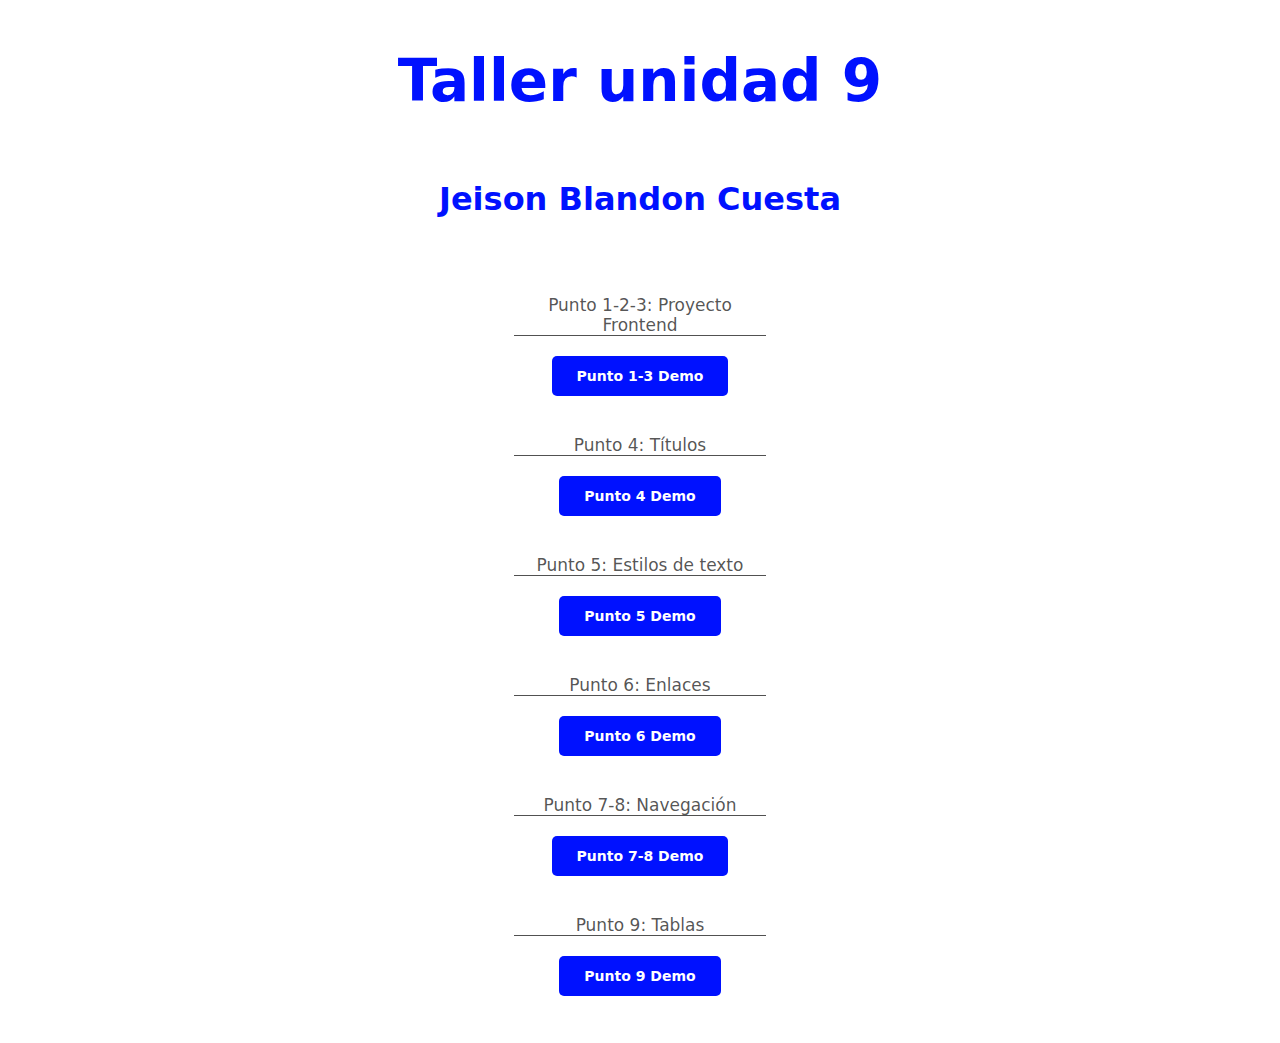
<file: index.html>
<!DOCTYPE html>
<html lang="en">

<head>
  <meta charset="UTF-8">
  <meta http-equiv="X-UA-Compatible" content="IE=edge">
  <meta name="viewport" content="width=device-width, initial-scale=1.0">
  <title>Taller 9 Menú</title>
  <link rel="stylesheet" href="./styles/styles.css">
</head>

<body>
  <div>
    <h1> Taller unidad 9</h1>
    <h2>Jeison Blandon Cuesta</h2>
    <nav>
      <ul>
        <li>
          <p>
            Punto 1-2-3: Proyecto Frontend
          </p>
          <a href="./punto 1-3/index.html">
            Punto 1-3 Demo
          </a>
        </li>
        <li>
          <p>
            Punto 4: Títulos
          </p>
          <a href="./Punto 4-9/punto 4.html">
            Punto 4 Demo
          </a>
        </li>
        <li>
          <p>
            Punto 5: Estilos de texto
          </p>
          <a href="./Punto 4-9/punto 5.html">
            Punto 5 Demo
          </a>
        </li>
        <li>
          <p>
            Punto 6: Enlaces
          </p>
          <a href="./Punto 4-9/punto 6.html">
            Punto 6 Demo
          </a>
        </li>
        <li>
          <p>
            Punto 7-8: Navegación
          </p>
          <a href="./Punto 4-9/punto 7.html">
            Punto 7-8 Demo
          </a>
        </li>
        <li>
          <p>
            Punto 9: Tablas
          </p>
          <a href="./Punto 4-9/punto 9.html">
            Punto 9 Demo
          </a>
        </li>
      </ul>
    </nav>
  </div>
</body>

</html>
</file>
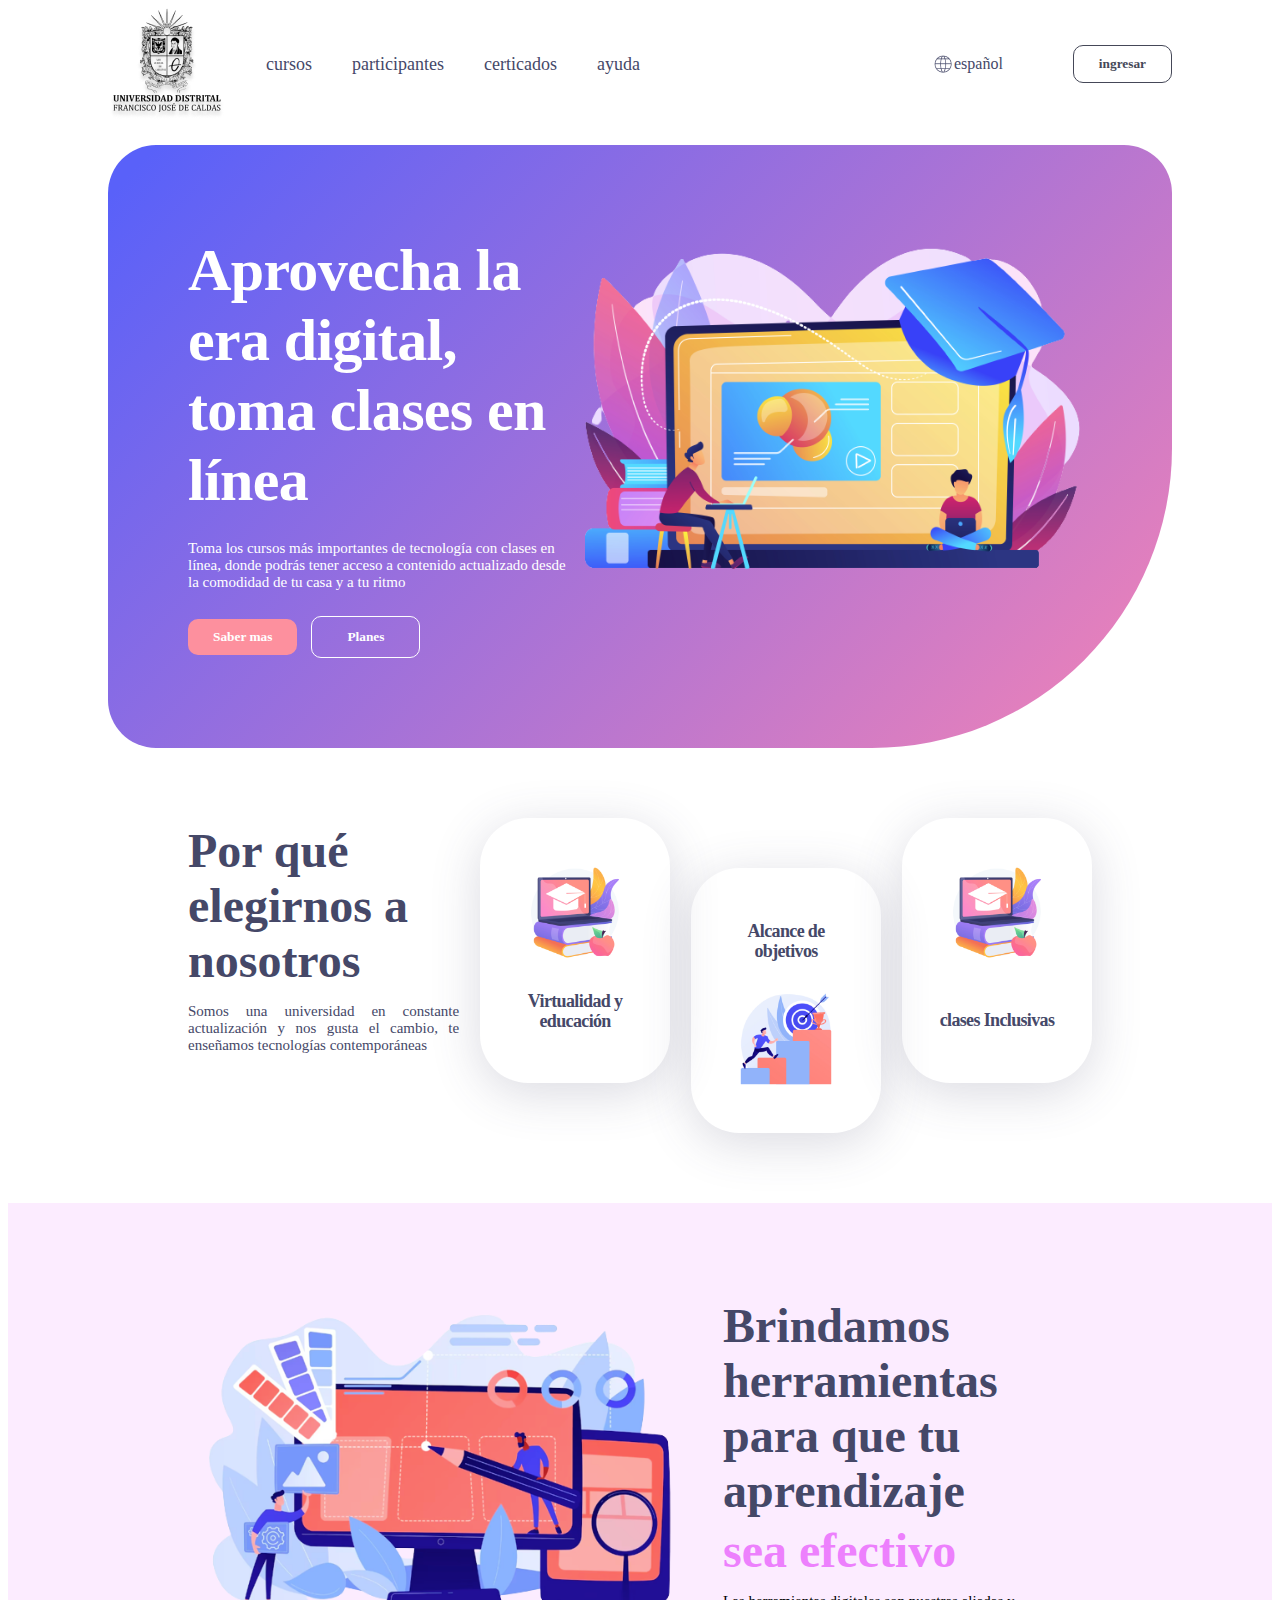
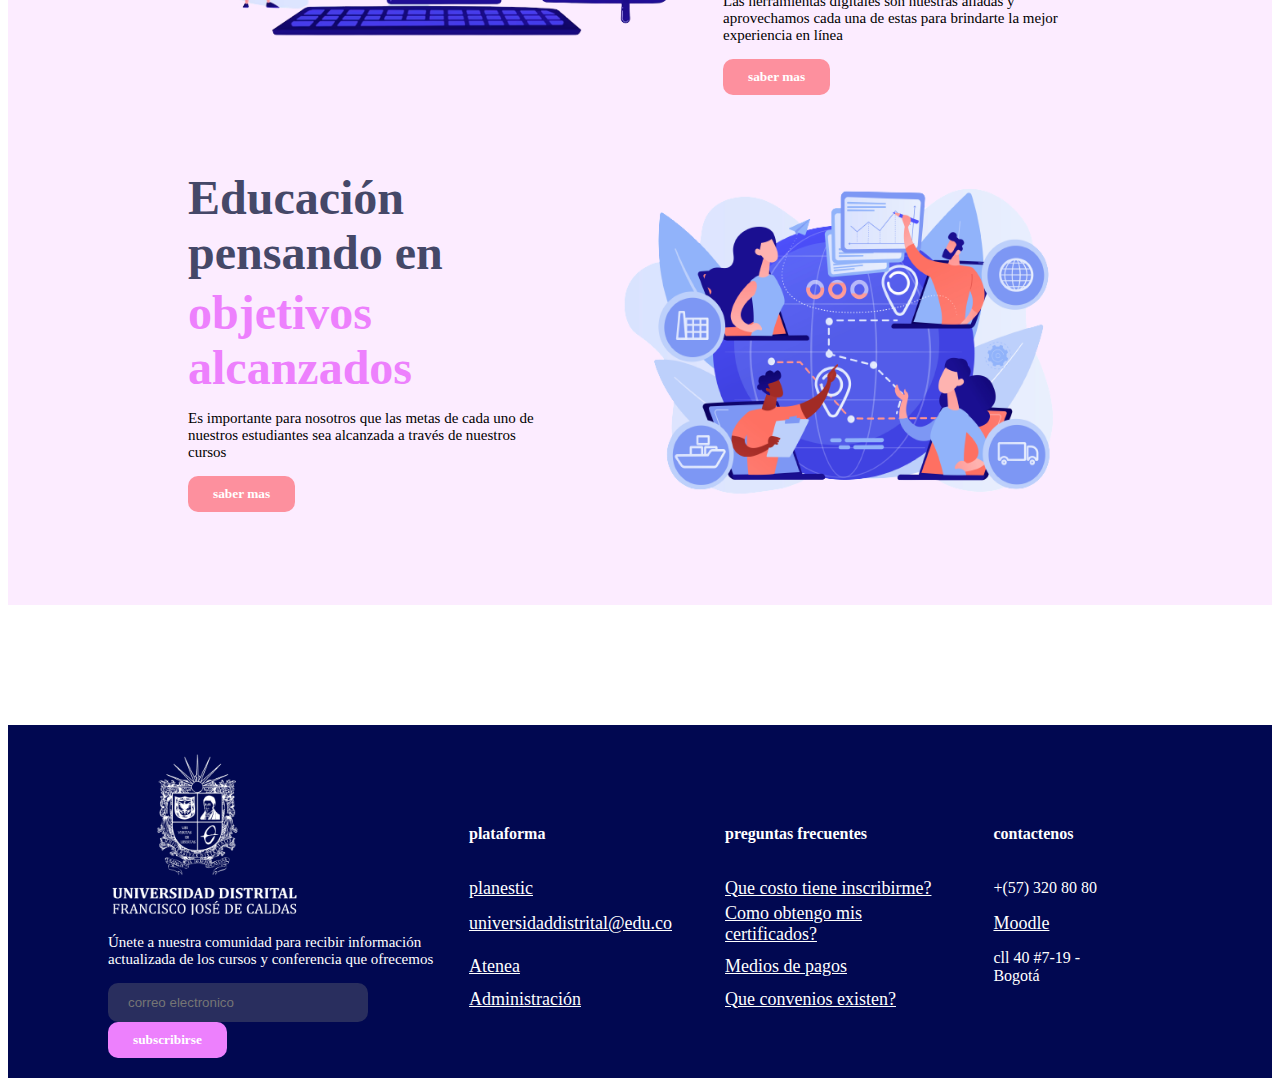
<file: punto 1-3/index.html>
<!DOCTYPE html>
<html lang="en">

<head>
    <meta charset="UTF-8">
    <meta http-equiv="X-UA-Compatible" content="IE=edge">
    <meta name="viewport" content="width=device-width, initial-scale=1.0">
    <link rel="stylesheet" href="https://indestructibletype.com/fonts/Jost.css" type="text/css" charset="utf-8" />
    <link rel="stylesheet" href="./styles/general-styles.css">
    <link rel="stylesheet" href="./styles/header-styles.css">
    <link rel="stylesheet" href="./styles/banner-styles.css">
    <link rel="stylesheet" href="./styles/seccion-1-styles.css">
    <link rel="stylesheet" href="./styles/seccion-2-styles.css">
    <link rel="stylesheet" href="./styles/footer.css">
    <title>UD Atenea cursos</title>
</head>

<body>
    <header>
        <div class="header__navigation">
            <img src="./public/images/header-logo.png" alt="main-logo">
            <nav>
                <ul>
                    <li> <a href="">cursos</a> </li>
                    <li> <a href="">participantes</a> </li>
                    <li> <a href="">certicados</a> </li> 
                    <li> <a href="">ayuda</a></li>
                </ul>
            </nav>

        </div>
        <div class="header__settings">
            <div>
                <img src="./public/images/header-world.png" alt="world">
                <span>español</span>

            </div>
            <button>ingresar</button>
        </div>


    </header>
    <main>
        <section id="banner">
            <div>
                <div>
                    <h1>Aprovecha la era digital, toma clases en línea</h1>
                    <p>Toma los cursos más importantes de tecnología con clases en línea,
                        donde podrás tener acceso a contenido actualizado desde la comodidad de tu casa y a tu ritmo</p>

                </div>
                <div><button class="button--orange">Saber mas</button>
                    <button class="button--white">Planes</button>
                </div>
            </div>
            <img src="./public/images/banner-online.png" alt="banner" width="550px" height="350px">
        </section>
        <section id="section-1">
            <div class="section-1__info">
                <h2>Por qué elegirnos a nosotros
                </h2>
                <p>Somos una universidad en constante
                    actualización y nos gusta el cambio, te enseñamos
                    tecnologías contemporáneas</p>
    
            </div>
            
            <div class="section-1__card">
                <img src="./public/images/section1-education.png" alt="education.png" width="120" height="120">
                <h3>Virtualidad y educación
                </h3>
            </div>
            <div class="section-1__card section-1__card-down">
                <h3>Alcance de objetivos

                </h3>
                <img src="./public/images/section1-goals.png" alt="goals.png" width="120" height="120">
            </div>
            <div class="section-1__card">
                <img src="./public/images/section1-education.png" alt="education.png" width="120" height="120">
                <h3>clases Inclusivas
                </h3>
            </div>
        </section>

        <section id="section-2">
            <div class="section-2__info">
                <img src="./public/images/section2-tools.png" alt="tools" width="500" height="350">
                <div>
                    <h2>Brindamos herramientas para que tu aprendizaje
                    </h2>
                    <h2 class="section-2__sub-pink">sea efectivo</h2>
                    <p>Las herramientas digitales son nuestras
                        aliadas y aprovechamos cada una de estas para
                        brindarte la mejor experiencia en línea
                    </p>
                    <button class="button--orange">saber mas</button>
                </div>
               
            </div>
            <div class="section-2__info">

                <div>
                    <h2>Educación pensando en

                    </h2>
                    <h2 class="section-2__sub-pink">objetivos alcanzados</h2>
                    <p>Es importante para nosotros que
                        las metas de cada uno de nuestros estudiantes
                        sea alcanzada a través de nuestros cursos
                    </p>

                    <button class="button--orange">saber mas</button>

                </div>

                <img src="./public/images/section2-goals.png" alt="goals" width="500" height="350">
            </div>

        </section>
    </main>
    <footer id="footer">
        <div class="footer__info">
            <img src="./public/images/footer-logo.png" alt="footer logo" width="200" height="170">
            <p>Únete a nuestra comunidad para recibir información actualizada
                de los cursos y conferencia que ofrecemos
            </p>

            <form method="post">
                <input type="email" name="user_email" placeholder="correo electronico">
                <button class="button--pink">subscribirse</button>
            </form>

        </div>
        <div>
            <table>
                <tr>
                    <th>plataforma</th>
                    <th>preguntas frecuentes</th>
                    <th>contactenos</th>
                </tr>
                <tr>
                    <td> <a href="">planestic</a> </td>
                    <td> <a href="">Que costo tiene inscribirme?</a>
                    </td>
                    <td>+(57) 320 80 80
                    </td>
                </tr>
                <tr>
                    <td> <a href="">universidaddistrital@edu.co</a></td>
                    <td> <a href="">Como obtengo mis certificados?</a></td>
                    <td> <a href="">Moodle</a></td>

                </tr>
                <tr>

                    <td><a href="">Atenea</a> </td>
                    <td><a href="">Medios de pagos
                        </a> </td>
                    <td>cll 40 #7-19 - Bogotá
                    </td>
                </tr>
                <tr>
                    <td> <a href="">Administración</a></td>
                    <td> <a href="">Que convenios existen?
                        </a></td>
                </tr>
            </table>
        </div>

    </footer>
</body>

</html>
</file>
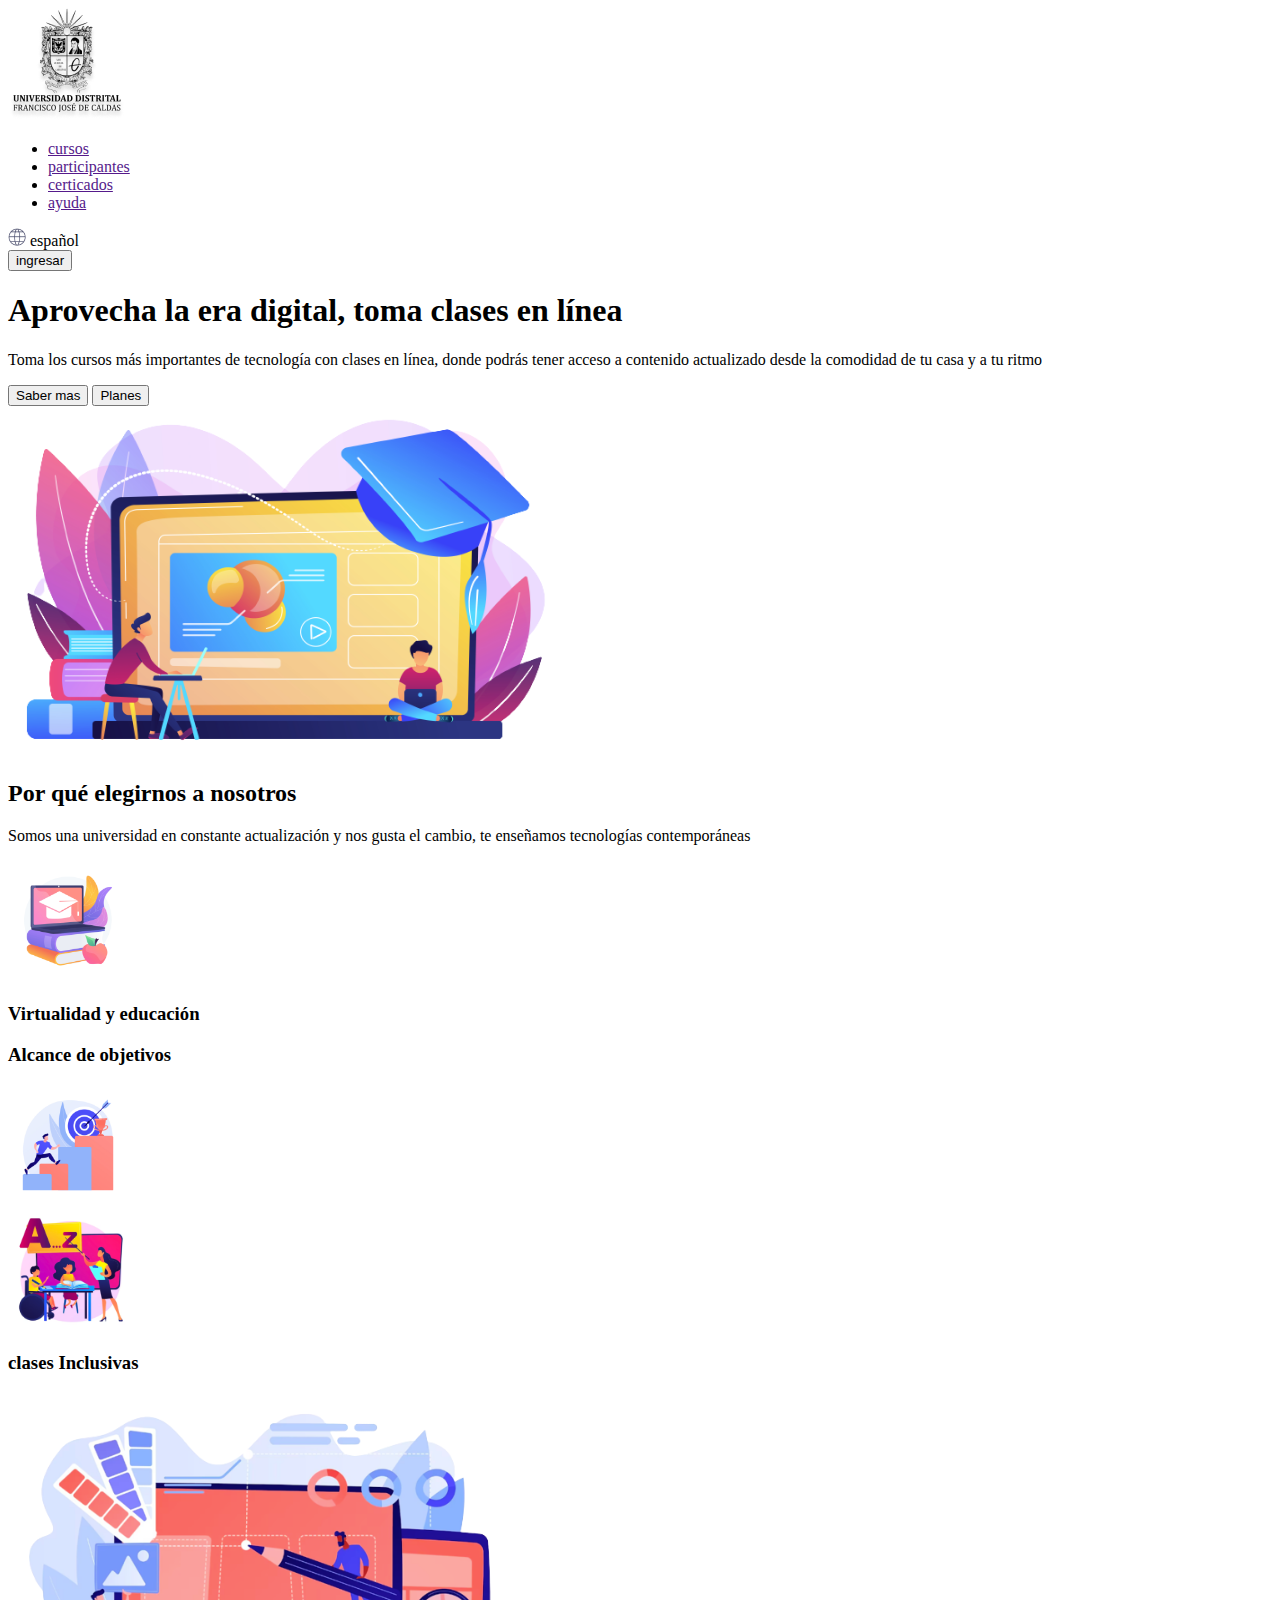
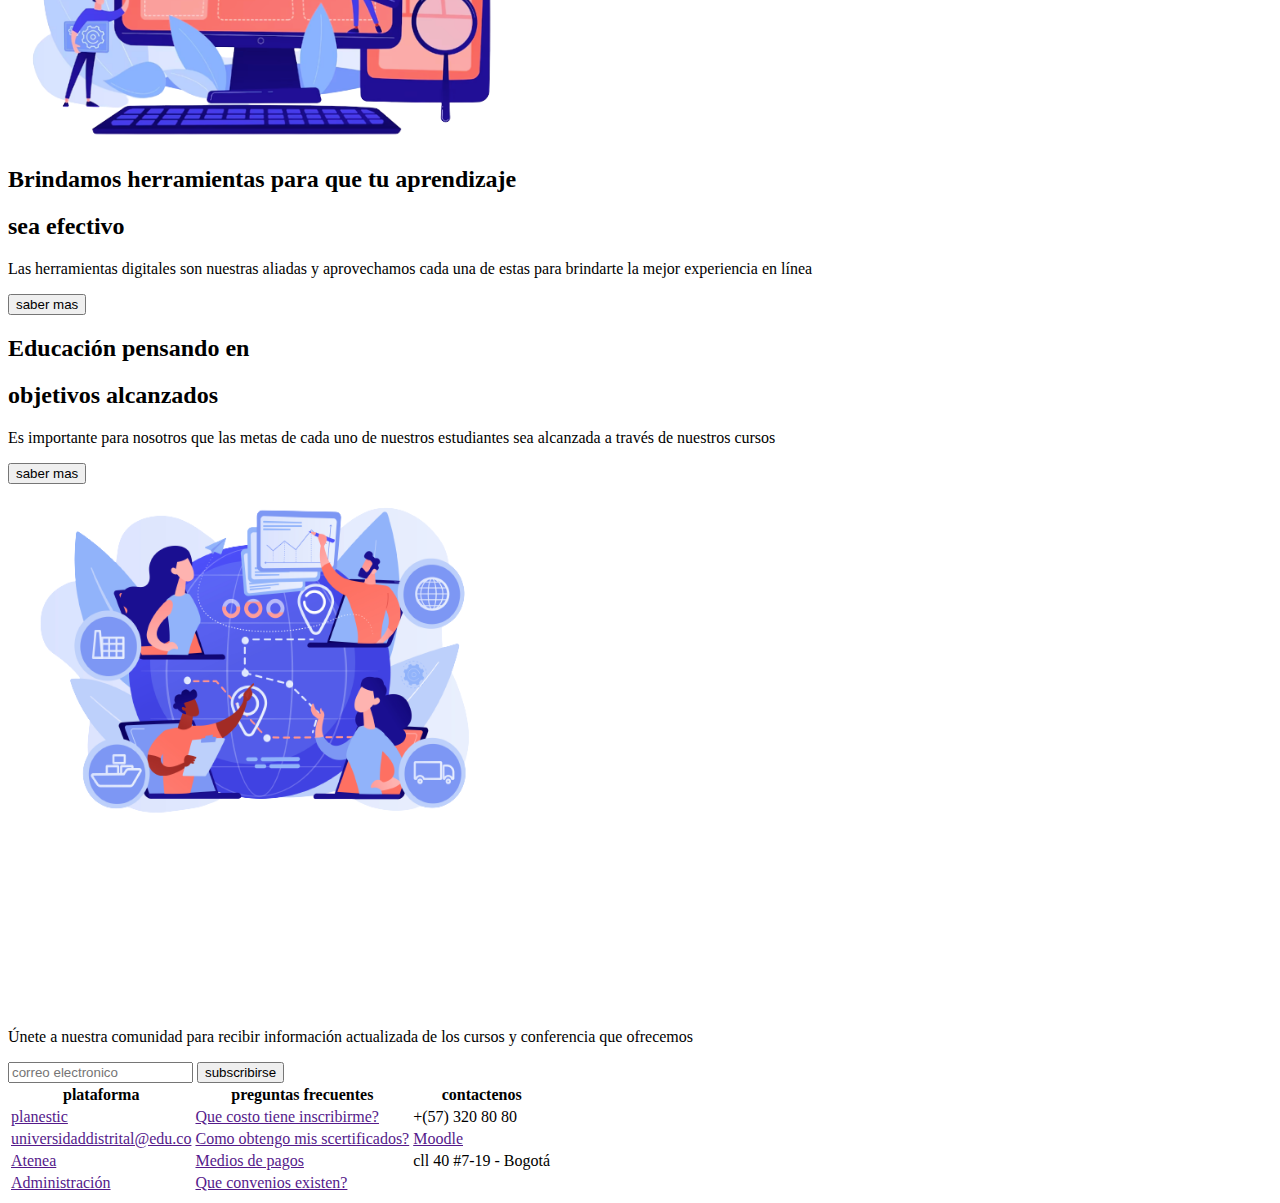
<file: punto 1-3/public/index.html>
<!DOCTYPE html>
<html lang="en">
<head>
    <meta charset="UTF-8">
    <meta http-equiv="X-UA-Compatible" content="IE=edge">
    <meta name="viewport" content="width=device-width, initial-scale=1.0">
    <title>UD Atenea cursos</title>
</head>
<body>
    <header>
        <div class="heater__navigation">
            <img src="./images/header-logo.png" alt="main-logo">
            <nav>
                <ul>
                    <li> <a href="">cursos</a> </li>
                    <li> <a href="">participantes</a> </li>
                    <li> <a href="">certicados</a> </li>
                    <li>  <a href="">ayuda</a></li>
                </ul>
            </nav>

        </div>
        <div class="heater__settings">
            <div>
                <img src="./images/header-world.png" alt="world">
                <span>español</span>
                
            </div>
            <button>ingresar</button>
        </div>


    </header>
    <main>
        <section id="banner"></section>
        <div>
            <div><h1>Aprovecha la era digital, toma clases en línea</h1></div>
            <p>Toma los cursos más importantes de tecnología con clases en línea,
                donde podrás tener acceso a contenido actualizado desde la comodidad de tu casa y a tu ritmo</p>
            <div><button class="button--orange">Saber mas</button>
                <button class="button--white">Planes</button>
            </div>
        </div>
        <img src="images/banner-online.png" alt="baner" width="550px" height="350px">

        <section id="section 1"></section>
        <div class="section-1__info"> <h2>Por qué elegirnos a nosotros
        </h2></div>
        <p>Somos una universidad en constante 
            actualización y nos gusta el cambio, te enseñamos
             tecnologías contemporáneas</p>
        <div class="section-1__card">
            <img src="./images/section1-education.png"
             alt="education.png"
             width="120"
             height="120"
             >
             <h3>Virtualidad y educación
            </h3>
        </div>
        <div class="section-2__card">
            <h3>Alcance de objetivos

            </h3>
            <img src="./images/section1-goals.png"
             alt="goals.png"
             width="120"
             height="120"
             >
             </div>
        <div class="section-1__card">
             <img src="./images/section1-teach.png"
            alt="education.png"
            width="120"
            height="120"
            >
            <h3>clases Inclusivas
           </h3>
        </div>
        
        <section id="section 2">
            <div class="section-2__info">
                <img src="./images/section2-tools.png" 
                alt="tools"
                width="500"
                height="350"
                >
                <div>
                    <h2>Brindamos herramientas para que tu aprendizaje 
                    </h2>
                    <h2>sea efectivo</h2>
                    <p>Las herramientas digitales son nuestras
                         aliadas y aprovechamos cada una de estas para
                          brindarte la mejor experiencia en línea</p>
                </div>
                <button class="button--orange">saber mas</button>
            </div>
            <div class="section-2__info">
               
                <div>
                    <h2>Educación pensando en 

                    </h2>
                    <h2>objetivos alcanzados</h2>
                    <p>Es importante para nosotros que 
                        las metas de cada uno de nuestros estudiantes
                         sea alcanzada a través de nuestros cursos</p>

                         <button class="button--orange">saber mas</button>

                </div>

                <img src="./images/section2-goals.png" 
                alt="goals"
                width="500"
                height="350"
                >
            </div>
           
        </section>
    </main>
    <footer id="footer">
        <div class="footer__info">
            <img src="./images/footer-logo.png" 
            alt="footer logo"
            width="200"
            height="170"
            >
            <p>Únete a nuestra comunidad para recibir información actualizada 
                de los cursos y conferencia que ofrecemos</p>

                <form>
                    <input type="email"
                    name="user_email"
                    placeholder="correo electronico"
                    >
                    <button class="button--pink">subscribirse</button>
                </form>

        </div>
        <div>
            <table>
                <tr>
                    <th>plataforma</th>
                    <th>preguntas frecuentes</th>
                    <th>contactenos</th>
                </tr>
                <tr>
                    <td> <a href="">planestic</a> </td>
                    <td> <a href="">Que costo tiene inscribirme?</a> 
                    </td>
                    <td>+(57) 320 80 80
                    </td>
                </tr>
                <tr>
                    <td> <a href="">universidaddistrital@edu.co</a></td>
                    <td> <a href="">Como obtengo mis scertificados?</a></td>
                    <td> <a href="">Moodle</a></td>
                    
                </tr>
                <tr>
                    
                    <td><a href="">Atenea</a> </td>
                    <td><a href="">Medios de pagos
                    </a> </td>
                    <td>cll 40 #7-19 - Bogotá
                    </td>
                </tr>
                <tr>
                    <td> <a href="">Administración</a></td>
                    <td> <a href="">Que convenios existen?
                    </a></td>
                </tr>
            </table>
        </div>

    </footer>
</body>
</html>
</file>
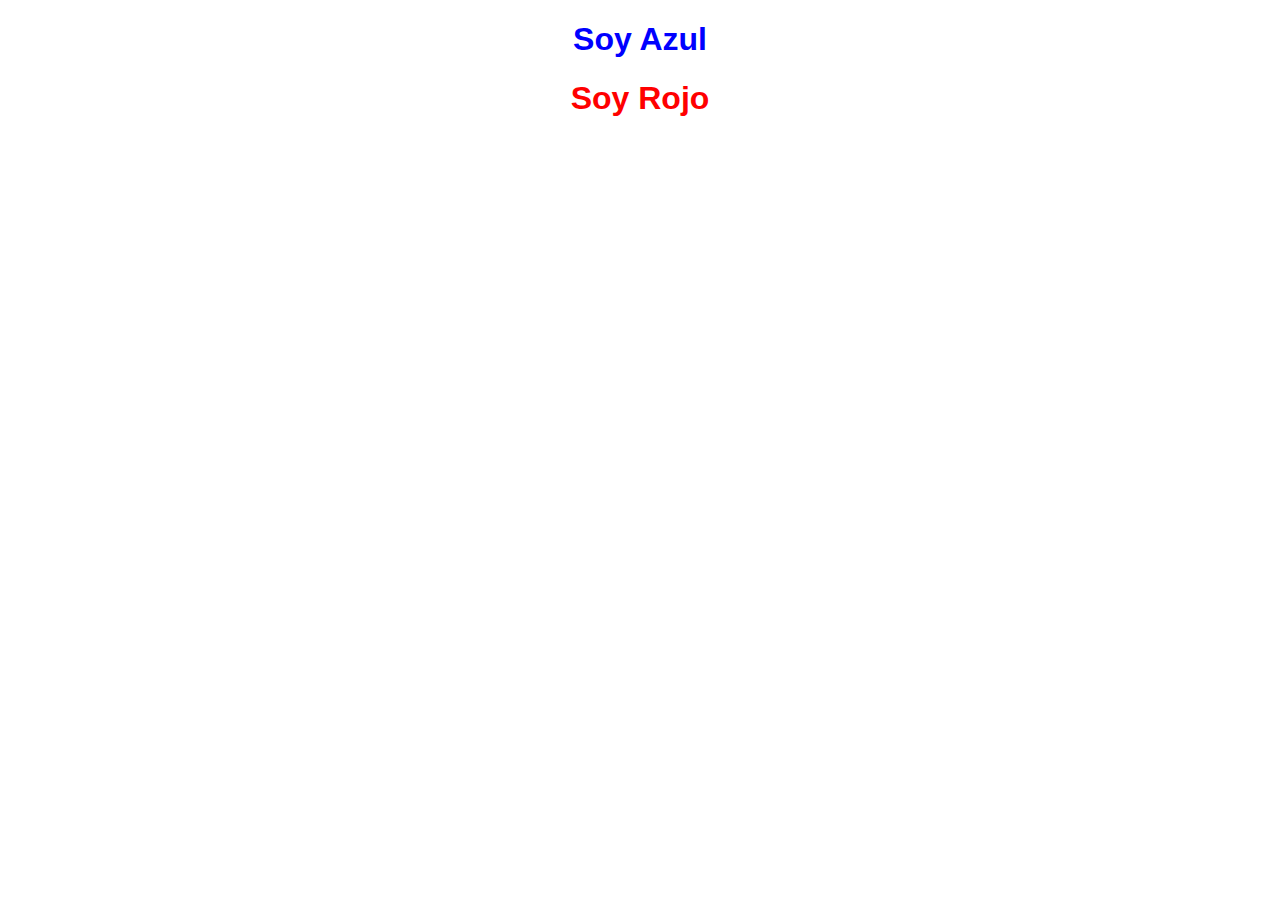
<file: Punto 4-9/punto 4.html>
<!DOCTYPE html>
<html lang="en">

<head>
    <meta charset="UTF-8">
    <meta name="viewport" content="width=device-width, initial-scale=1.0">
    <link rel="stylesheet" href="./styles/punto 4.css">
    <title>Document</title>
</head>

<body>
    <header>
        <div>
           
            <div class="info-h1">

                <h1>Soy Azul</h1>
            </div>
            <div class="info--h1">
                <h1>Soy Rojo</h1>

            </div>
        </div>
    </header>


</body>

</html>
</file>
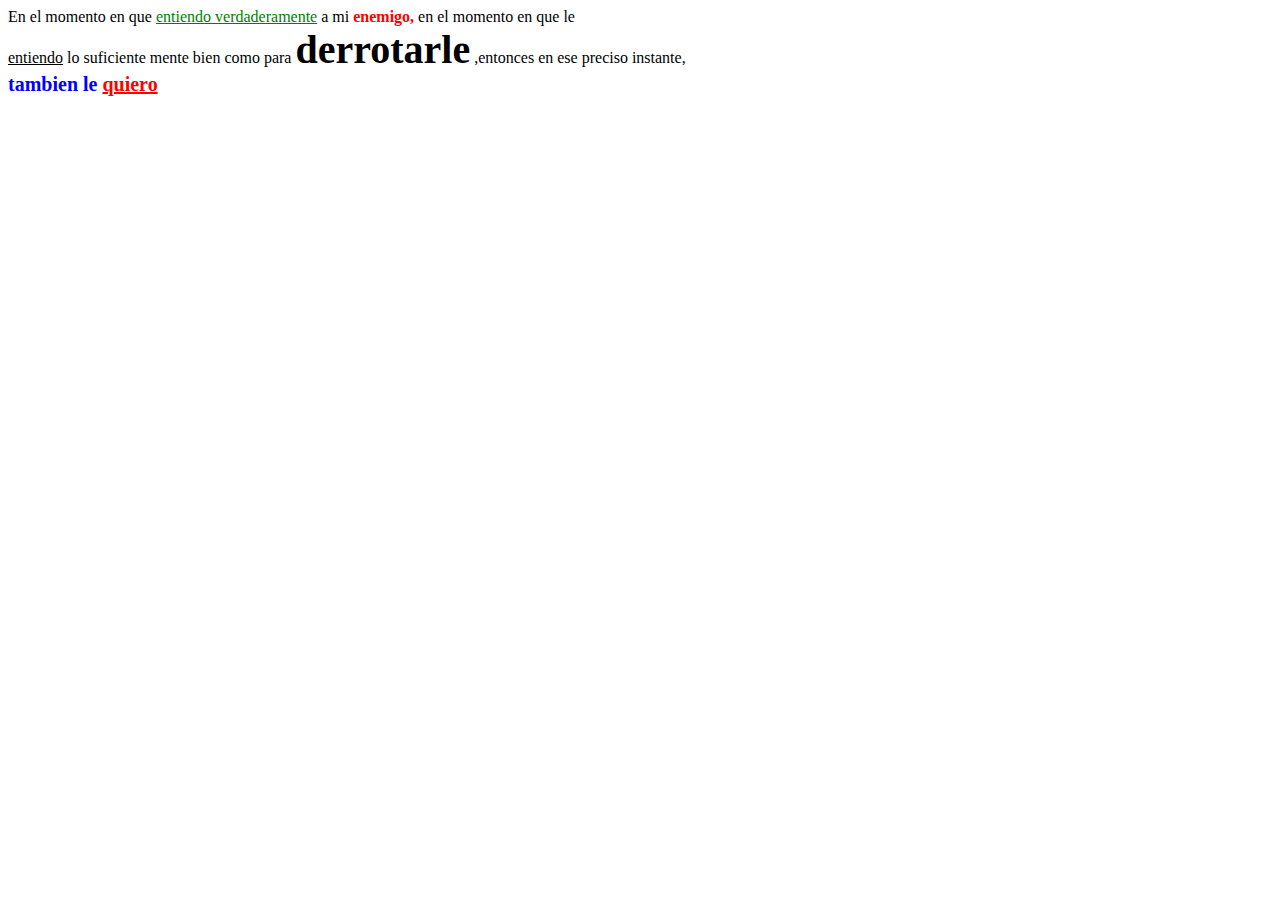
<file: Punto 4-9/punto 5.html>
<!DOCTYPE html>
<html lang="en">

<head>
    <meta charset="UTF-8">
    <meta name="viewport" content="width=device-width, initial-scale=1.0">
    <link rel="stylesheet" href="./styles/punto 5.css">
    <title>Document</title>
</head>

<body>
    <div id="section">
        <span>En el momento en que</span> <u>entiendo verdaderamente</u>
        <span>a mi</span> <strong> enemigo,</strong> <span>en el momento en que le </span>
    </div>
    <div class="info">
        <u>entiendo</u> <span> lo suficiente mente bien como para </span> <strong>derrotarle</strong>
        <span>,entonces en ese preciso instante,</span>
    </div>
    <div class="final">
        <strong>tambien le</strong>
        <strong><u> quiero </u></strong>
    </div>



</body>

</html>
</file>
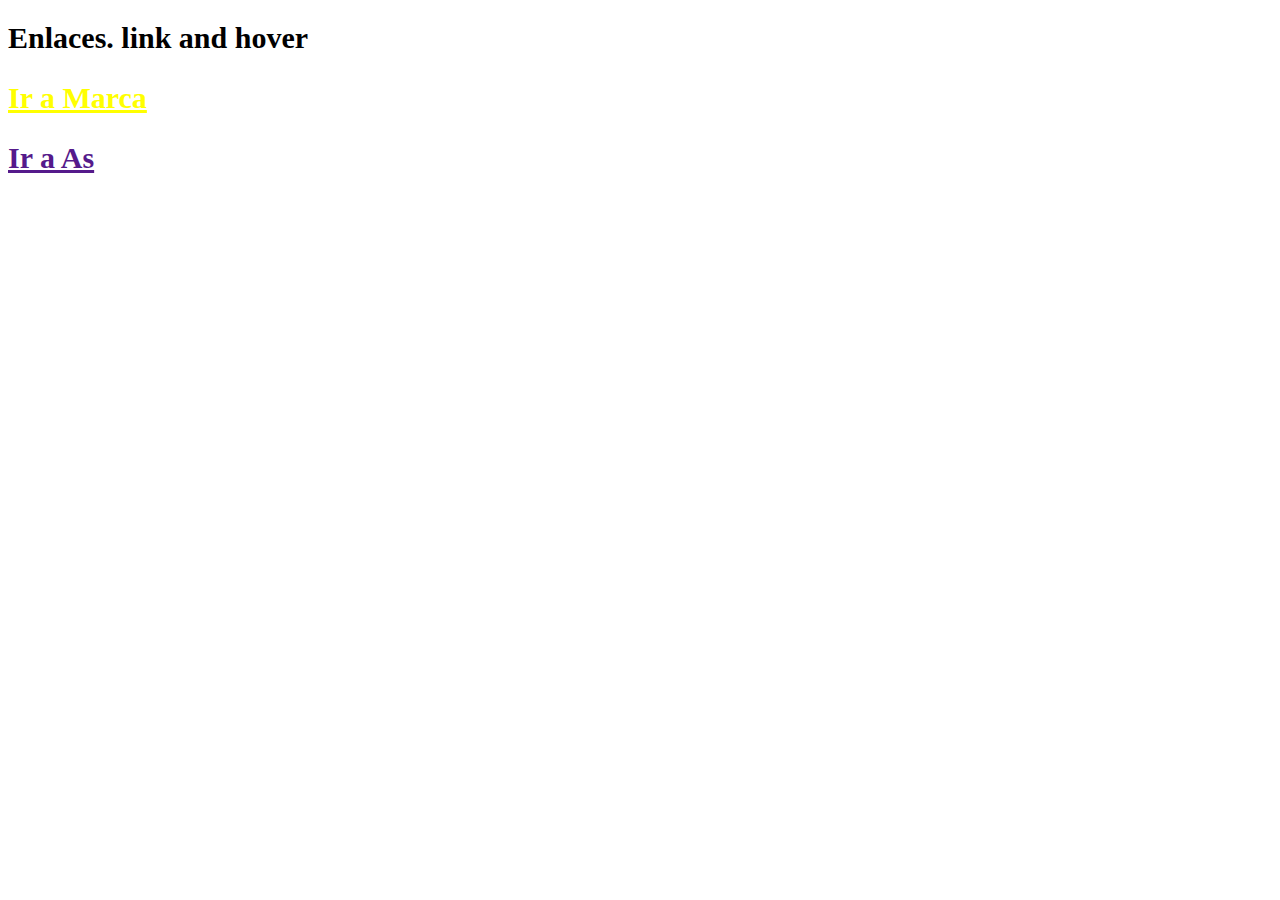
<file: Punto 4-9/punto 6.html>
<!DOCTYPE html>
<html lang="en">

<head>
    <meta charset="UTF-8">
    <meta name="viewport" content="width=device-width, initial-scale=1.0">
    <link rel="stylesheet" href="./styles/punto 6.css">
    <title>Document</title>
</head>

<body>
    <div id="letter">
        <strong>Enlaces. link and hover</strong>
        <div class="link">
            <strong> <a href="">Ir a Marca</a></strong>
        </div>
        <div class="purple">
            <strong> <a href="">Ir a As</a></strong>
        </div>
    </div>

</body>

</html>
</file>
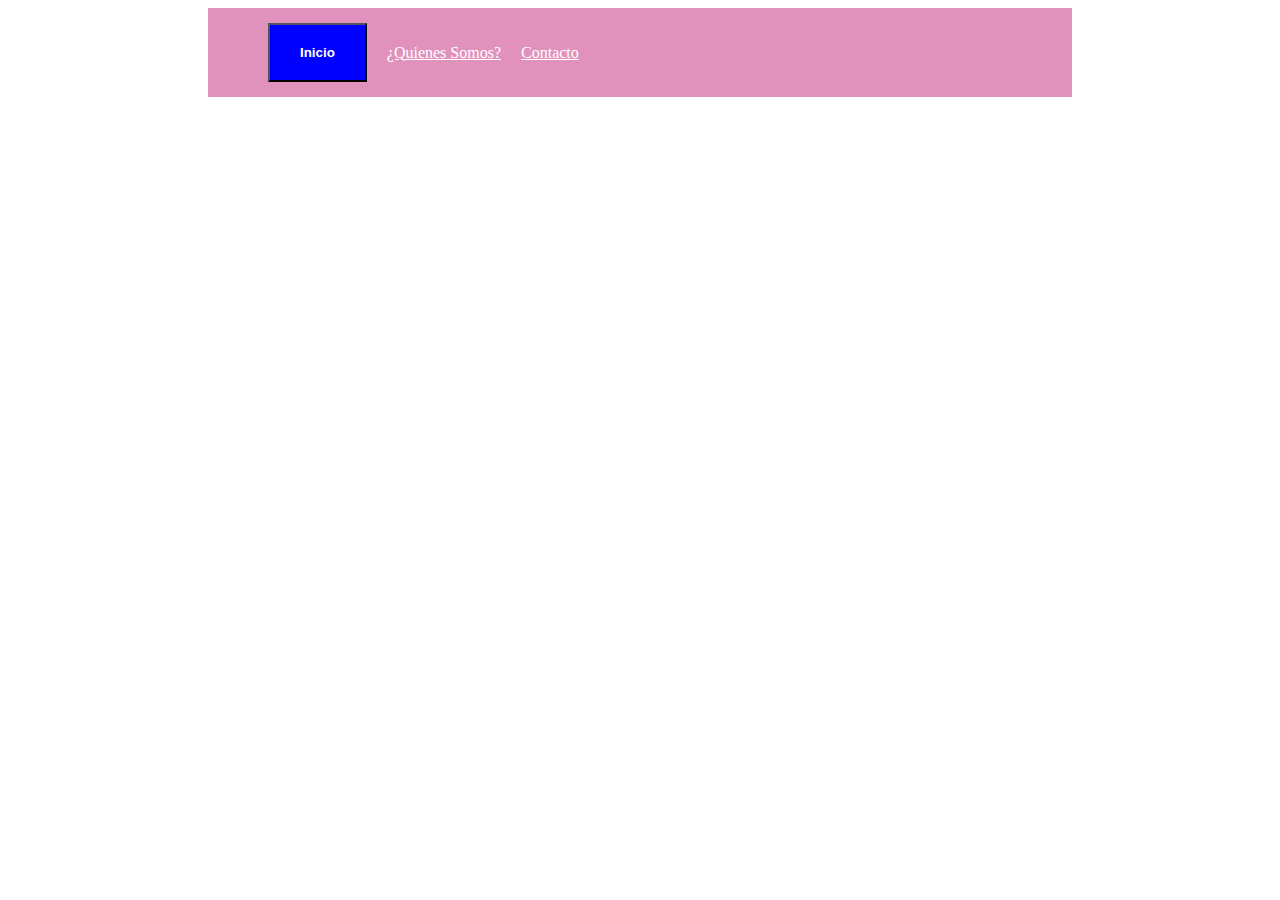
<file: Punto 4-9/punto 7.html>
<!DOCTYPE html>
<html lang="en">

<head>
    <meta charset="UTF-8">
    <meta name="viewport" content="width=device-width, initial-scale=1.0">
    <link rel="stylesheet" href="./styles/punto 7.css">
    <title>Document</title>
</head>

<body>
    <div class="boton">
        <button>Inicio</button>
        <a href="">¿Quienes Somos?</a>
        <a href="">Contacto</a> 
    </div>
    
</body>

</html>
</file>
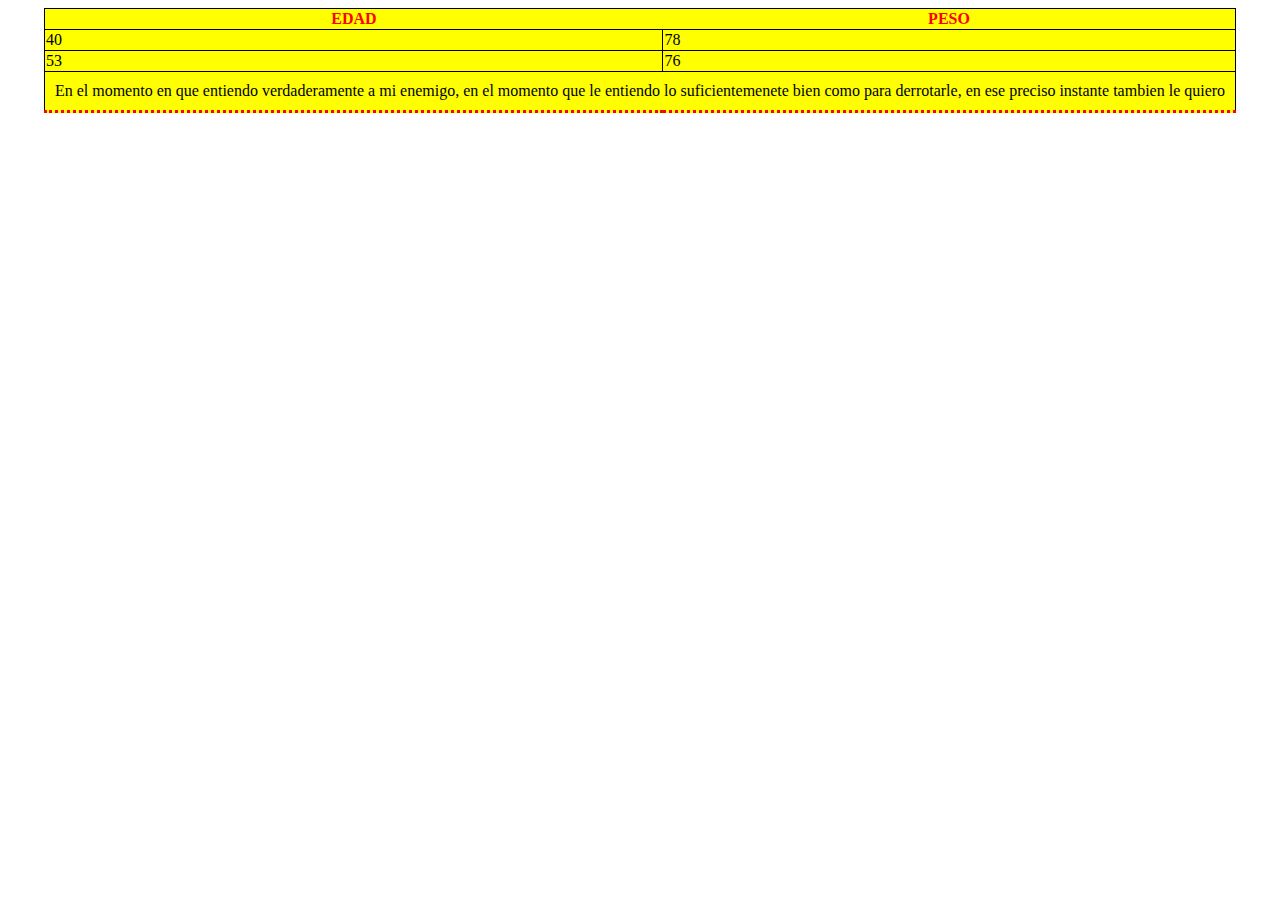
<file: Punto 4-9/punto 9.html>
<!DOCTYPE html>
<html lang="en">
<head>
    <meta charset="UTF-8">
    <meta name="viewport" content="width=device-width, initial-scale=1.0">
    <link rel="stylesheet" href="./styles/punto 9.css">
    <title>Document</title>
</head>
<body>
    <table class="custom table">
        <tr>
            <th id="izquierda" class="red text">EDAD</th>
            <th class="derecha">PESO</th>
        </tr>
        <tr>
            <td class="numeros" >40</td>
            <td class="numeros" >78</td>
        </tr>
        <tr>
            <td class="numeros" >53</td>
            <td class="numeros" >76</td>
        </tr>
        <tr>
            <td colspan="2"class="border"> En el momento en que entiendo verdaderamente a mi enemigo, en el
                momento que le entiendo lo suficientemenete bien como para derrotarle, en ese preciso instante
            tambien le quiero </td>
        </tr>
    </table>
</body>
</html>
</file>
<file: styles/styles.css>
body {
  text-align: center;
  color: #000000b5;
  font-family: system-ui, -apple-system;
}

body,
div {
  display: flex;
  justify-content: center;
  align-items: center;
}

div {
  flex-direction: column;
  width: 50%;
  height: 50%;
  text-align: center;
}

h1 {
  font-size: 58px;
  color: #0011ff;
}

h2 {
  font-size: 32px;
  color: #0011ff;
}

nav {
  width: 40%;
}

ul {
  padding: 0;
  text-align: center;
  list-style: none;
}

li {
  margin: 50px 0;
}

p {
  margin: 40px 0 30px;
  color: #000000ae;
  font-size: 17px;
  border-bottom: 1px solid;
}

a {
  padding: 12px 25px;
  color: #ffffff;
  background-color: #0011ff;
  border: none;
  border-radius: 5px;
  font-family: system-ui, -apple-system;
  font-size: 14px;
  font-weight: bold;
  text-decoration: none;
  cursor: pointer;
}

a:hover {
  background-color: #e2e2e2;
  color: #0011ff;
}
</file>
<file: punto 1-3/styles/general-styles.css>
a {
    font-family: 'Jost';
    font-size: 18px ;
  }

  button{
    padding: 10px 25px;
    font-family: 'Jost';
    font-weight: bold;
    border-radius: 10px;
    cursor: pointer;
  }

  .header__settings button {
    background-color: transparent;
    color: #454858;
    border: 1px solid #454858;
    
  }

  .button--orange{
    margin-right: 10px ;
    background-color: #fd909e;
    color: #fff;
    border: none;
  }
  p {
    font-family:'Jost';
    font-size: 15px;
    font-weight: 300;
  }

  h2{
    margin: 5px 0px;
    color: #454868;
    font-family: 'Jost';
    font-size: 48px;
    line-height: 55px;
    letter-spacing: -0,64px;
  }
</file>
<file: punto 1-3/styles/header-styles.css>
header {
    display: flex;
    justify-content: space-between;
    margin: 0px 100px;
  }

  .header__navigation {
    display: flex;
    align-items: center;
  }
  nav ul {
    display: flex;
    gap: 40px;
    list-style: none;
  }

  nav ul a {
   color: #454868;
    text-decoration: none;
  }
  
 
  .header__settings {
    display: flex;
    align-items: center;
    gap: 70px ;
  }

  .header__settings div {
   display: flex;
   align-items: center;
   gap: 2px;
   font-family: 'jost';
   font-weight: 400;
   color: #454868;
  }
</file>
<file: punto 1-3/styles/banner-styles.css>
#banner {
  display: flex;
  margin: 25px 100px;
  padding: 90px 80px;
  background: linear-gradient(313.18deg, #ee82b8 3.28%, #5961f9 97.04%);
  border-radius: 48px 48px 300px 48px;
}

h1 {
  margin: 0px;
  color: #fff;
  font-family: 'Jost';
  font-size: 60px;
  font-weight: 600;
  line-height: 70px;
  letter-spacing: -0.64px;
}

#banner p {
  margin: 25px 0px;
  color: #fff;
}

.button--white {
  padding: 12px 35px;
  background-color: transparent;
  color: white;
  border: 1px solid #fff;
}
</file>
<file: punto 1-3/styles/seccion-1-styles.css>
#section-1{
    display: flex;
    justify-content: space-between;
    margin: 50px 100px;
    padding: 20px 80px;
}

.section-1__info{
    width: 30%;

}
.section-1__info p{
    color: #454868;
    text-align: justify;    
    
}
.section-1__card{
display: flex;
flex-direction: column;
align-items: center;
justify-content: space-between;
width: min-content;
height: 195px;
padding: 35px;
border-radius: 48px;  
box-shadow: 0px 10px 50px #45486833;

}
.section-1__card-down{
    margin-top: 50px;


}

.section-1__card h3{
    font-family:'Jost' ;
    font-size: 18px;
    color: #454868;
    line-height: 20px;
    letter-spacing: -0.64px;
    text-align: center;
}
</file>
<file: punto 1-3/styles/seccion-2-styles.css>
#section-2{
    padding: 20px 180px;
    background: #ED80FD26;
}
.section-2__info{
    display: flex;
    gap: 35px;
    margin: 70px 0px;

}
.section-2__sub-pink{
color: #ED80FD;
}
</file>
<file: punto 1-3/styles/footer.css>
#footer{
    display: flex;
    justify-content: space-between;
    align-items: center;

    margin-top: 120px;
    padding: 20px 100px;
    background-color: #010851;
    color: #fff;


}
.footer__info{
    width: 35%;
}
input{
    width: 220px;
    padding: 12px 20px; 
    margin-right: -15px;
    border: none;
    border-radius: 10px;
    background-color: #45486899;
}
.button--pink{
    background: #ED80FD;
    color: #FFF;
    border: none;
}
table{
    font-family: 'Jost';
    text-align: left;
}

th{
    height: 80px;
}
td{
    padding-right: 50px;

}
td a{
    color: #fff;
}
</file>
<file: Punto 4-9/styles/punto 4.css>
.info-h1{
   
    color: blue;
    }

.info--h1{
    color: red;
}

header{
    text-align: center;
    font-family: Verdana, Geneva, Tahoma, sans-serif;
}
</file>
<file: Punto 4-9/styles/punto 5.css>
#section u{
    color: green;
}
#section strong{
    color: red;
}

.info strong{
    font-size: 40px;
}

.final{
    font-size: 20px;

}
.final strong{
    color: blue;
    
}

.final strong u{
    color: red;

}
</file>
<file: Punto 4-9/styles/punto 6.css>
#letter{
font-size: 30px;
text-align: left;
line-height: 2em;
    
}
.link a{
    color: yellow;
}
.purple{
    color: rgb(187, 4, 187);
}
</file>
<file: Punto 4-9/styles/punto 7.css>
.boton {
    display: flex; 
    margin: 0px 200px;
    padding: 15px 60px;
    align-items: center;
    gap:  20px;

    background-color: rgb(224, 146, 189);
    

}

a{
    color: #fff;
}
div button{
    cursor: pointer;
    color: #fff;
    padding: 20px 30px;
    font-weight: bold;
    background-color: blue;
} 

.text {
   
    align-items: center;
    align-items: center;
    margin: 0px 150px;
    text-decoration: none;

}
</file>
<file: Punto 4-9/styles/punto 9.css>
table{
    margin: 0 auto;
   
}

table,

td{
    border: 1px solid black;
    border-collapse: collapse;
    background-color: yellow;
}

.border{
    text-align: center;
    padding: 10px;

    border-bottom: 3px dotted red;
}


#izquierda{
    font-family: cursive;
    color: red;
}
.derecha{
    font-family: cursive ;
    color: red;
}


.custom table td{
    color: black;
    text-align: left;
    padding: 10px;
    border: 1px solid black;
    
}

.numeros{
    text-align: left;
}
</file>
